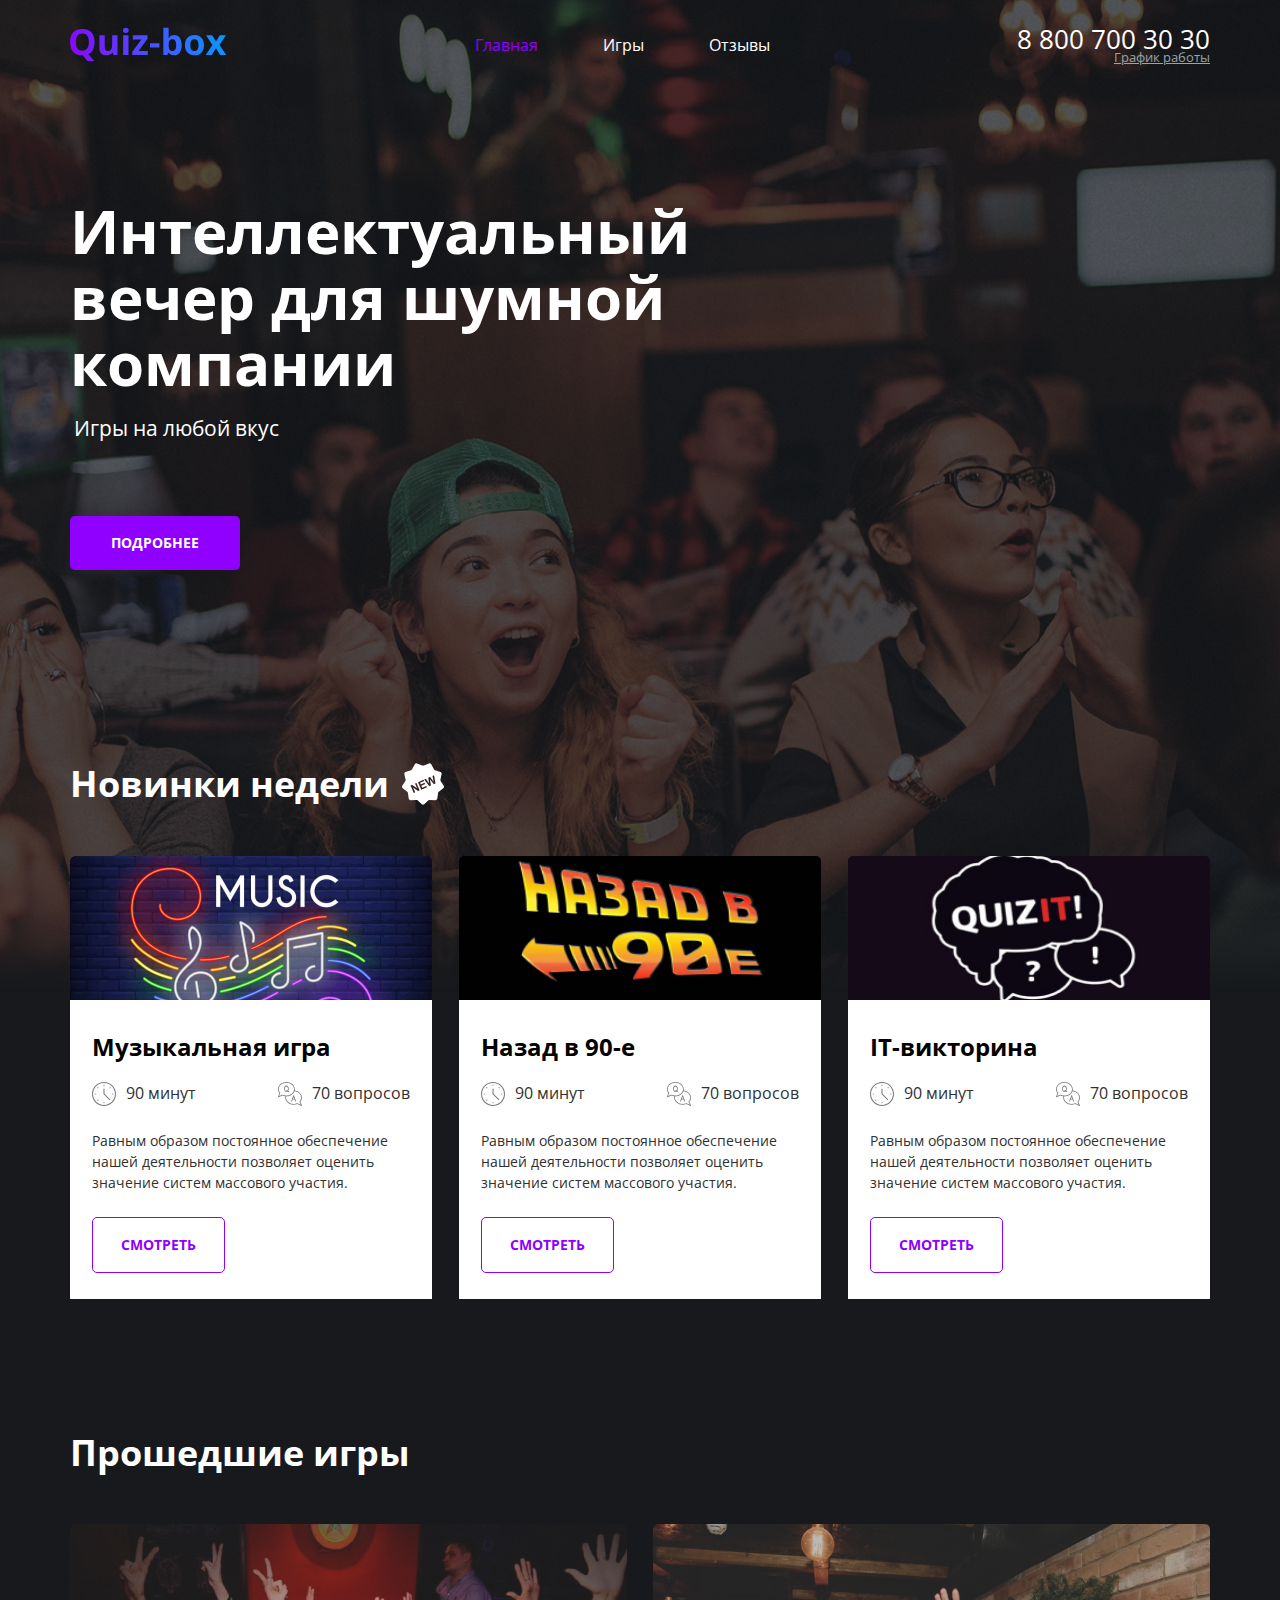
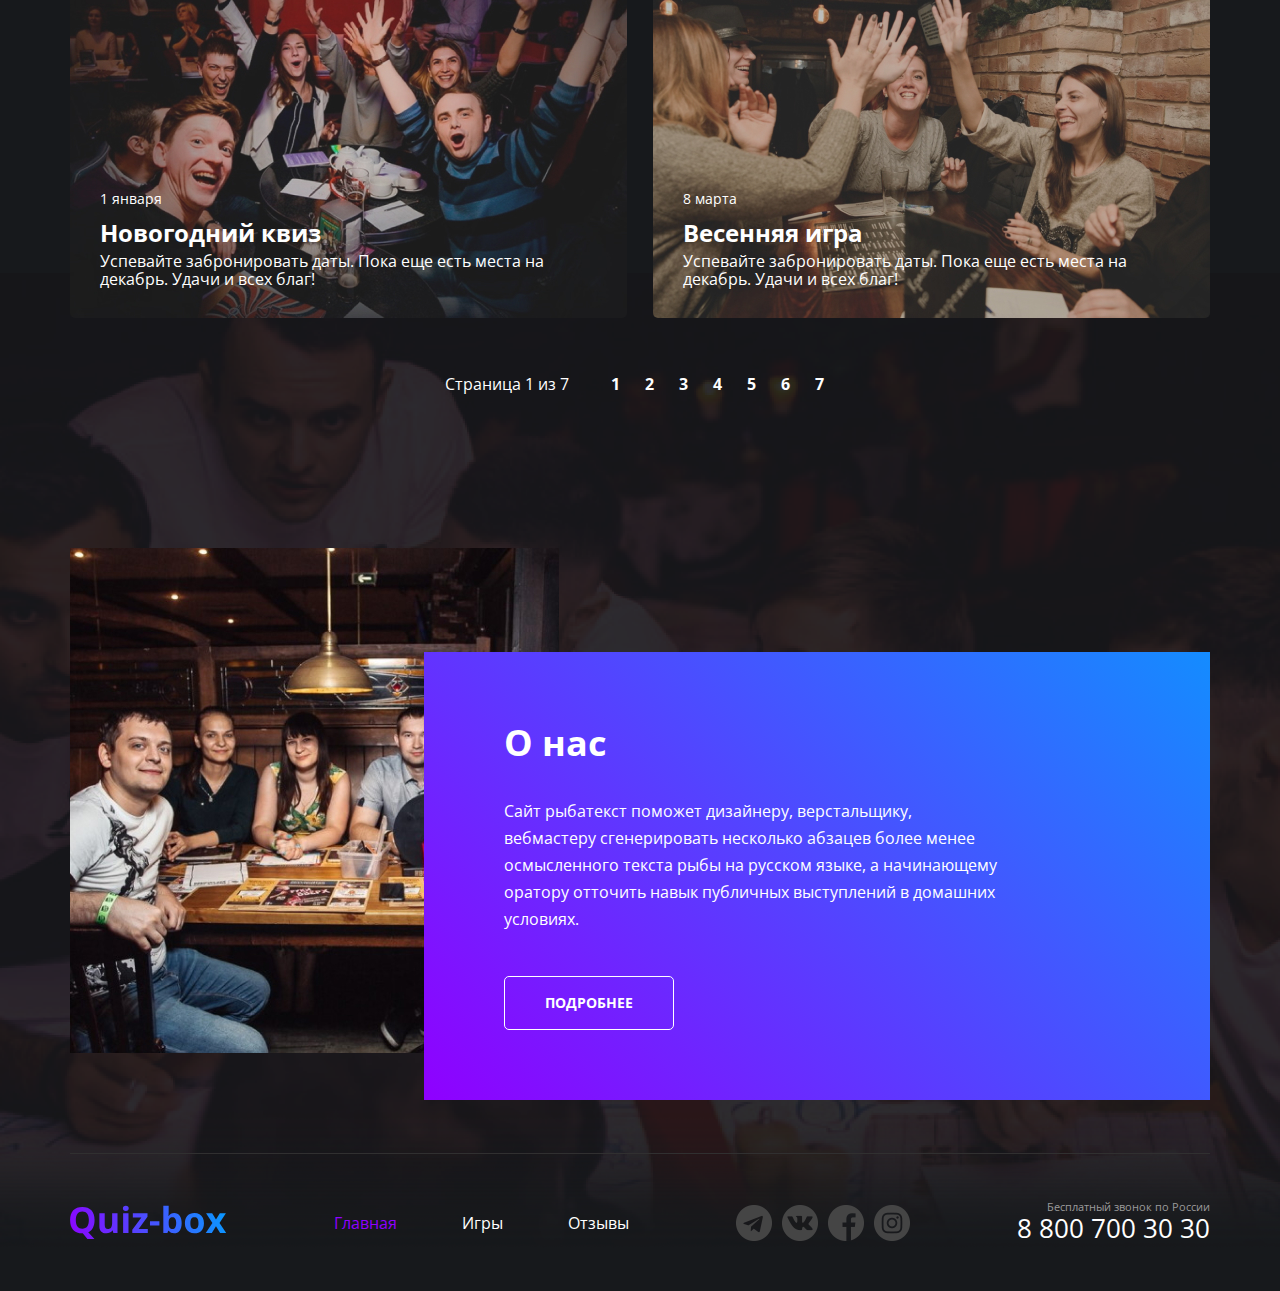
<file: index.html>
<!DOCTYPE html>
<html lang="ru">
  <head>
    <meta charset="UTF-8" />
    <meta name="viewport" content="width=device-width, initial-scale=1.0" />
    <title>Quiz box :: Главная</title>
    <link rel="stylesheet" href="styles/main.css" />
  </head>

  <body id="body">
    <div class="wrapper wrapper-bg">
      <div class="container">
        <header class="main-header">
          <div class="main-header__top">
            <div class="logo">
              <a href="/" class="logo__link">
                <img
                  src="./images/logo/Quiz-box.svg"
                  alt="Quiz box - Logo"
                  class="logo__image"
                />
              </a>
            </div>
            <nav class="menu">
              <ul class="menu__items">
                <li class="menu__item--active">
                  <a href="index.html" class="menu__link">Главная</a>
                </li>
                <li class="menu__item">
                  <a href="games.html" class="menu__link">Игры</a>
                </li>
                <li class="menu__item">
                  <a href="reviews.html" class="menu__link">Отзывы</a>
                </li>
              </ul>
            </nav>
            <address class="contacts">
              <div class="contacts__phone">
                <a href="tel:88007003030" class="contacts__link"
                  >8 800 700 30 30</a
                >
              </div>
              <div class="schedule">
                <div class="schedule__text">График работы</div>
                <div class="schedule__info">
                  <div class="schedule__worktime">пн-вс: 09:00 - 20:00</div>
                  <div class="schedule__lunch">Обед: 14:00-14:30</div>
                </div>
              </div>
            </address>
          </div>
          <div class="main__header__bottom">
            <section class="common">
              <h1 class="common__header">
                Интеллектуальный вечер для шумной компании
              </h1>
              <p class="common__text">Игры на любой вкус</p>
              <button type="button" class="btn btn-primary">Подробнее</button>
            </section>
          </div>
        </header>
        <main class="main">
          <section class="new">
            <div class="section-header">
              <h2 class="section-header__title">Новинки недели</h2>
              <div class="section-header__image">
                <img
                  src="./images/icons/new.svg"
                  alt="New"
                  class="section-header__img"
                />
              </div>
            </div>
            <div class="new__container">
              <ul class="new__cards">
                <li class="announce-card">
                  <div class="announce-card__container">
                    <div class="announce-card__image">
                      <img
                        src="images/content/new-1.png"
                        class="announce-card__img"
                        alt="Картинка в карточке"
                      />
                    </div>
                    <div class="announce-card__content">
                      <h3 class="announce-card__header">Музыкальная игра</h3>
                      <div class="announce-card__options">
                        <div class="announce-card__info">
                          <img
                            src="images/icons/time.svg"
                            alt="icon"
                            class="announce-card__icon"
                          />
                          <span class="announce-card__secondary">90 минут</span>
                        </div>
                        <div class="announce-card__info">
                          <img
                            src="images/icons/questions.svg"
                            alt="icon"
                            class="announce-card__icon"
                          />
                          <span class="announce-card__secondary"
                            >70 вопросов</span
                          >
                        </div>
                      </div>
                      <div class="announce-card__description">
                        Равным образом постоянное обеспечение нашей деятельности
                        позволяет оценить значение систем массового участия.
                      </div>
                      <div class="announce-card__footer">
                        <button type="button" class="btn btn-secondary">
                          Смотреть
                        </button>
                      </div>
                    </div>
                  </div>
                </li>
                <li class="announce-card">
                  <div class="announce-card__container">
                    <div class="announce-card__image">
                      <img
                        src="images/content/new-2.png"
                        class="announce-card__img"
                        alt="Картинка в карточке"
                      />
                    </div>
                    <div class="announce-card__content">
                      <h3 class="announce-card__header">Назад в 90-е</h3>
                      <div class="announce-card__options">
                        <div class="announce-card__info">
                          <img
                            src="images/icons/time.svg"
                            alt="icon"
                            class="announce-card__icon"
                          />
                          <span class="announce-card__secondary">90 минут</span>
                        </div>
                        <div class="announce-card__info">
                          <img
                            src="images/icons/questions.svg"
                            alt="icon"
                            class="announce-card__icon"
                          />
                          <span class="announce-card__secondary"
                            >70 вопросов</span
                          >
                        </div>
                      </div>
                      <div class="announce-card__description">
                        Равным образом постоянное обеспечение нашей деятельности
                        позволяет оценить значение систем массового участия.
                      </div>
                      <div class="announce-card__footer">
                        <button type="button" class="btn btn-secondary">
                          Смотреть
                        </button>
                      </div>
                    </div>
                  </div>
                </li>
                <li class="announce-card">
                  <div class="announce-card__container">
                    <div class="announce-card__image">
                      <img
                        src="images/content/new-3.png"
                        class="announce-card__img"
                        alt="Картинка в карточке"
                      />
                    </div>
                    <div class="announce-card__content">
                      <h3 class="announce-card__header">IT-викторина</h3>
                      <div class="announce-card__options">
                        <div class="announce-card__info">
                          <img
                            src="images/icons/time.svg"
                            alt="icon"
                            class="announce-card__icon"
                          />
                          <span class="announce-card__secondary">90 минут</span>
                        </div>
                        <div class="announce-card__info">
                          <img
                            src="images/icons/questions.svg"
                            alt="icon"
                            class="announce-card__icon"
                          />
                          <span class="announce-card__secondary"
                            >70 вопросов</span
                          >
                        </div>
                      </div>
                      <div class="announce-card__description">
                        Равным образом постоянное обеспечение нашей деятельности
                        позволяет оценить значение систем массового участия.
                      </div>
                      <div class="announce-card__footer">
                        <button type="button" class="btn btn-secondary">
                          Смотреть
                        </button>
                      </div>
                    </div>
                  </div>
                </li>
              </ul>
            </div>
          </section>
          <section class="last" style="margin-bottom: 148px">
            <div class="section-header">
              <h2 class="section-header__title">Прошедшие игры</h2>
            </div>
            <div class="cards">
              <ul class="cards__list">
                <li class="past-card">
                  <div class="past-card__image">
                    <img
                      src="images/content/last-1.jpg"
                      class="past-card__img"
                      alt="Картинка Новогодний квиз"
                    />
                  </div>
                  <div class="past-card__container">
                    <div class="past-card__content">
                      <time class="past-card__date" datetime="2023-01-01"
                        >1 января</time
                      >
                      <p class="past-card__header">Новогодний квиз</p>
                      <div class="past-card__description">
                        Успевайте забронировать даты. Пока еще есть места на
                        декабрь. Удачи и всех благ!
                      </div>
                    </div>
                  </div>
                </li>
                <li class="past-card">
                  <div class="past-card__image">
                    <img
                      src="images/content/last-2.jpg"
                      class="past-card__img"
                      alt="Картинка Новогодний квиз"
                    />
                  </div>
                  <div class="past-card__container">
                    <div class="past-card__content">
                      <time class="past-card__date" datetime="2023-03-08"
                        >8 марта</time
                      >
                      <p class="past-card__header">Весенняя игра</p>
                      <div class="past-card__description">
                        Успевайте забронировать даты. Пока еще есть места на
                        декабрь. Удачи и всех благ!
                      </div>
                    </div>
                  </div>
                </li>
              </ul>
              <div class="pagination">
                <div class="pagination__text">
                  Страница <span class="pagination__first-page">1</span> из
                  <span class="pagination__last-page">7</span>
                </div>
                <ul class="pagination__list">
                  <li class="pagination__item">
                    <a href="#" class="pagination__link">1</a>
                  </li>
                  <li class="pagination__item">
                    <a href="#" class="pagination__link">2</a>
                  </li>
                  <li class="pagination__item">
                    <a href="#" class="pagination__link">3</a>
                  </li>
                  <li class="pagination__item">
                    <a href="#" class="pagination__link">4</a>
                  </li>
                  <li class="pagination__item">
                    <a href="#" class="pagination__link">5</a>
                  </li>
                  <li class="pagination__item">
                    <a href="#" class="pagination__link">6</a>
                  </li>
                  <li class="pagination__item">
                    <a href="#" class="pagination__link">7</a>
                  </li>
                </ul>
              </div>
            </div>
          </section>
          <section class="about">
            <div class="about__container">
              <div class="about__block">
                <h2 class="about__header">О нас</h2>
                <div class="about__text">
                  Сайт рыбатекст поможет дизайнеру, верстальщику, вебмастеру
                  сгенерировать несколько абзацев более менее осмысленного
                  текста рыбы на русском языке, а начинающему оратору отточить
                  навык публичных выступлений в домашних условиях.
                </div>
                <button type="btn" class="btn btn-white">Подробнее</button>
              </div>
            </div>
          </section>
        </main>
        <footer class="main-footer">
          <div class="logo">
            <img
              src="images/logo/Quiz-box.svg"
              alt="Quiz box"
              class="logo__image"
            />
          </div>
          <nav class="menu">
            <ul class="menu__items">
              <li class="menu__item menu__item--active">
                <a href="index.html" class="menu__link">Главная</a>
              </li>
              <li class="menu__item">
                <a href="games.html" class="menu__link">Игры</a>
              </li>
              <li class="menu__item">
                <a href="reviews.html" class="menu__link">Отзывы</a>
              </li>
            </ul>
          </nav>
          <div class="social">
            <ul class="social__items">
              <li class="social__item">
                <a href="#" class="social__link social__link--tg">tg</a>
              </li>
              <li class="social__item">
                <a href="#" class="social__link social__link--vk">vk</a>
              </li>
              <li class="social__item">
                <a href="#" class="social__link social__link--fb">fb</a>
              </li>
              <li class="social__item">
                <a href="#" class="social__link social__link--ig">ig</a>
              </li>
            </ul>
          </div>
          <div class="contacts">
            <div class="contacts__description">Бесплатный звонок по России</div>
            <div class="contacts__phone">
              <a href="tel:88007003030" class="contacts__link"
                >8 800 700 30 30</a
              >
            </div>
          </div>
        </footer>
      </div>
    </div>
  </body>
</html>
</file>
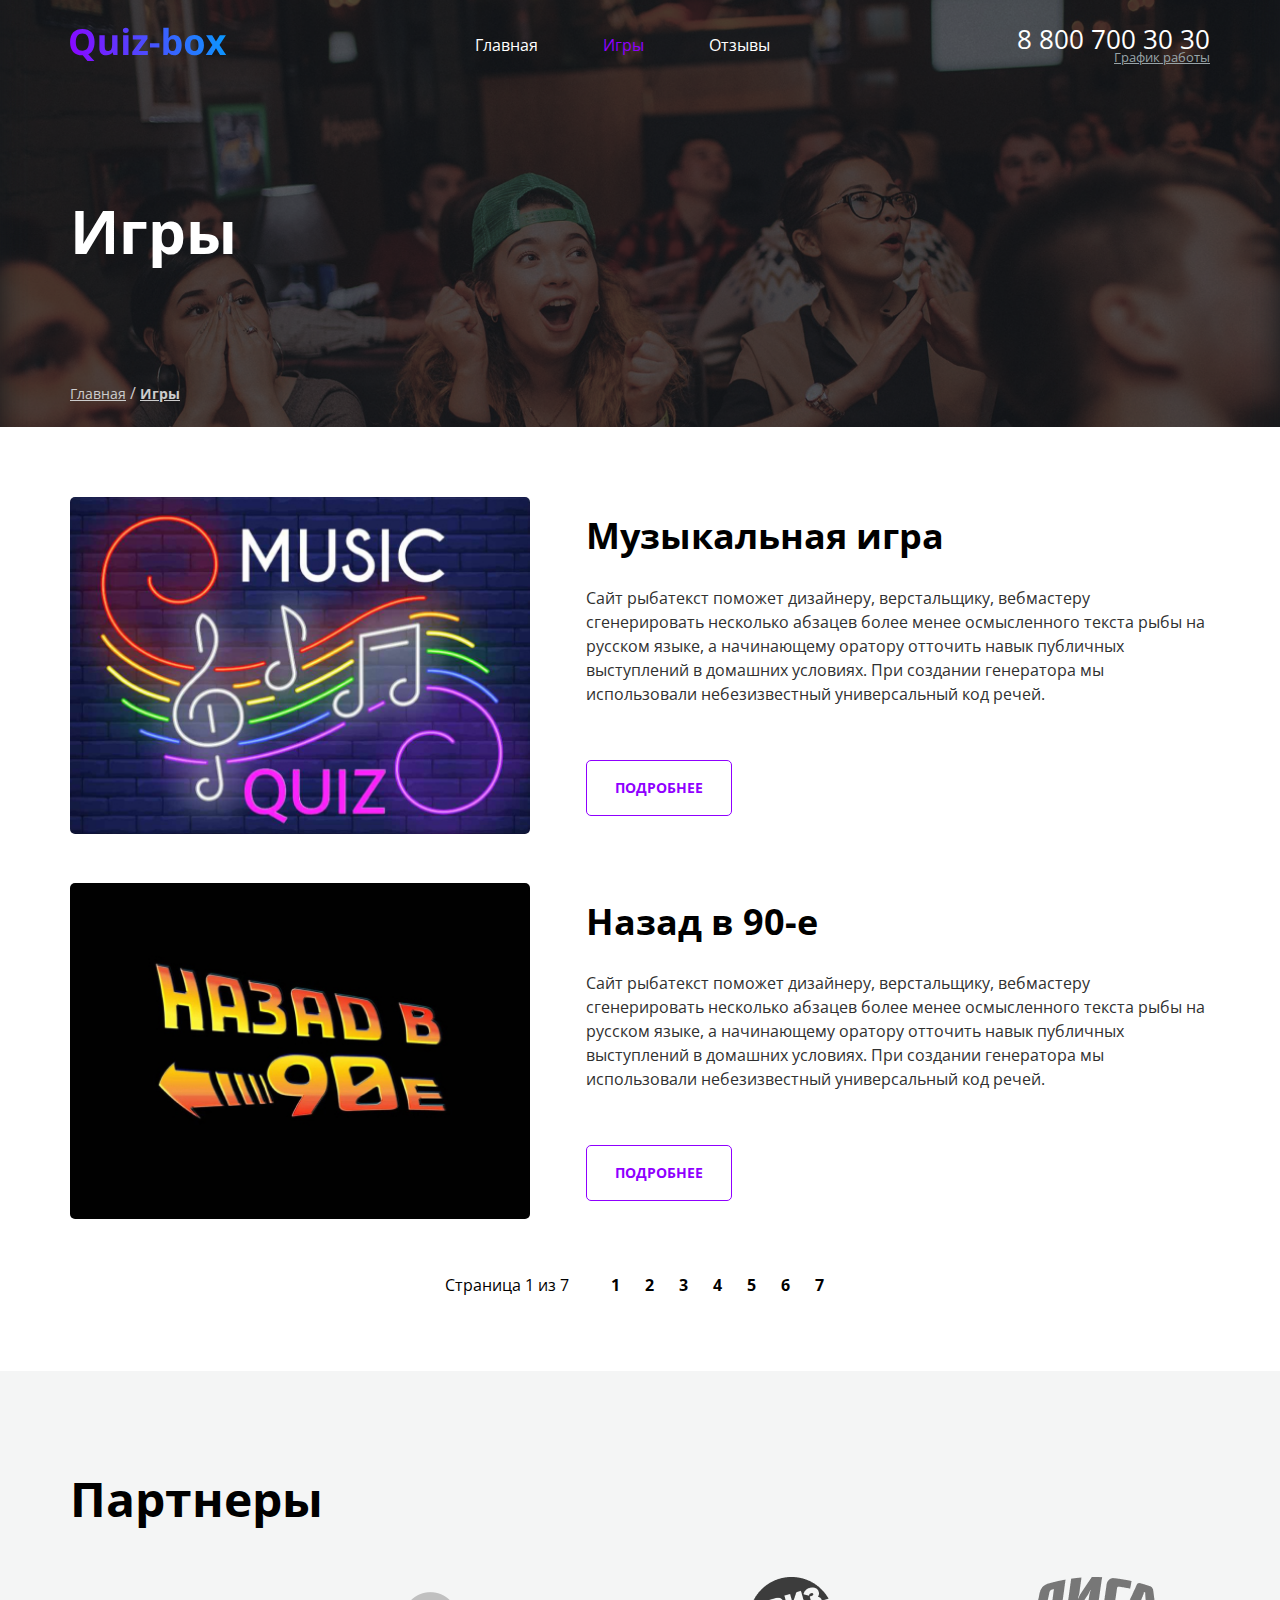
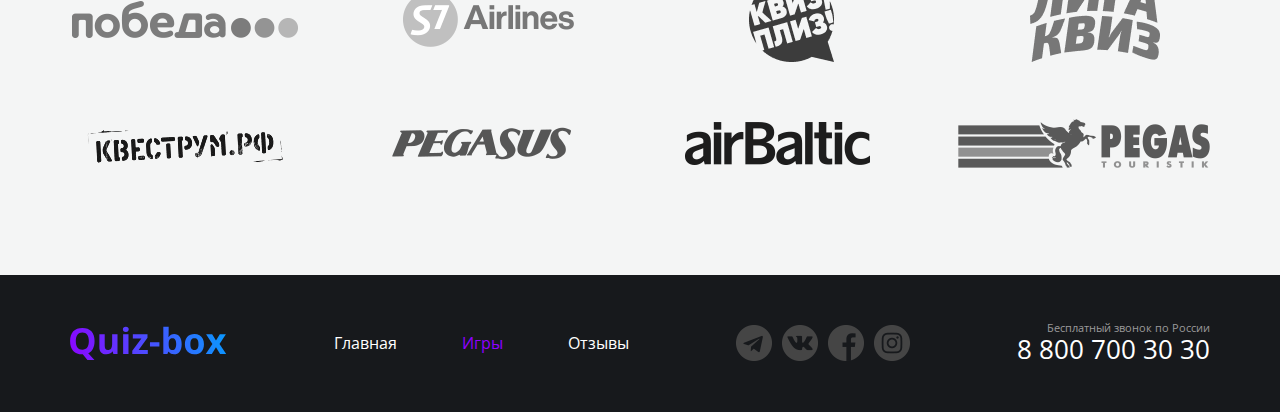
<file: games.html>
<!DOCTYPE html>
<html lang="ru">
  <head>
    <meta charset="UTF-8" />
    <meta name="viewport" content="width=device-width, initial-scale=1.0" />
    <title>Quiz box :: Игры</title>
    <link rel="stylesheet" href="styles/main.css" />
  </head>

  <body id="body">
    <div class="wrapper">
      <header class="main-header main-header--dark-bg">
        <div class="container">
          <div class="main-header__top">
            <div class="logo">
              <a href="/" class="logo__link">
                <img
                  src="./images/logo/Quiz-box.svg"
                  alt="Quiz box - Logo"
                  class="logo__image"
                />
              </a>
            </div>
            <nav class="menu">
              <ul class="menu__items">
                <li class="menu__item">
                  <a href="index.html" class="menu__link">Главная</a>
                </li>
                <li class="menu__item menu__item--active">
                  <a href="games.html" class="menu__link">Игры</a>
                </li>
                <li class="menu__item">
                  <a href="reviews.html" class="menu__link">Отзывы</a>
                </li>
              </ul>
            </nav>
            <address class="contacts">
              <div class="contacts__phone">
                <a href="tel:88007003030" class="contacts__link"
                  >8 800 700 30 30</a
                >
              </div>
              <div class="schedule">
                <div class="schedule__text">График работы</div>
                <div class="schedule__info">
                  <div class="schedule__worktime">пн-вс: 09:00 - 20:00</div>
                  <div class="schedule__lunch">Обед: 14:00-14:30</div>
                </div>
              </div>
            </address>
          </div>
          <div class="main-header__bottom">
            <h1 class="main-header__text">Игры</h1>
          </div>
          <div class="breadcrumbs">
            <ul class="breadcrumbs__links">
              <li class="breadcrumbs__link">
                <a href="index.html" class="breadcrumbs__ref">Главная</a>
              </li>
              <li class="breadcrumbs__link breadcrumbs__link--active">
                <a href="games.html" class="breadcrumbs__ref">Игры</a>
              </li>
            </ul>
          </div>
        </div>
      </header>
      <main class="main bg-white">
        <section class="games">
          <div class="container">
            <ul class="games__list">
              <li class="game-card">
                <div class="game-card__image">
                  <img
                    src="images/content/music-quiz.jpg"
                    class="game-card__img"
                    alt="Картинка в карточке"
                  />
                </div>
                <div class="game-card__content">
                  <h3 class="game-card__header">Музыкальная игра</h3>
                  <div class="game-card__description">
                    Сайт рыбатекст поможет дизайнеру, верстальщику, вебмастеру
                    сгенерировать несколько абзацев более менее осмысленного
                    текста рыбы на русском языке, а начинающему оратору отточить
                    навык публичных выступлений в домашних условиях. При
                    создании генератора мы использовали небезизвестный
                    универсальный код речей.
                  </div>
                  <div class="game-card__footer">
                    <button type="button" class="btn btn-secondary">
                      Подробнее
                    </button>
                  </div>
                </div>
              </li>
              <li class="game-card">
                <div class="game-card__image">
                  <img
                    src="images/content/back-to-90.jpg"
                    class="game-card__img"
                    alt="Картинка в карточке"
                  />
                </div>
                <div class="game-card__content">
                  <h3 class="game-card__header">Назад в 90-е</h3>
                  <div class="game-card__description">
                    Сайт рыбатекст поможет дизайнеру, верстальщику, вебмастеру
                    сгенерировать несколько абзацев более менее осмысленного
                    текста рыбы на русском языке, а начинающему оратору отточить
                    навык публичных выступлений в домашних условиях. При
                    создании генератора мы использовали небезизвестный
                    универсальный код речей.
                  </div>
                  <div class="game-card__footer">
                    <button type="button" class="btn btn-secondary">
                      Подробнее
                    </button>
                  </div>
                </div>
              </li>
            </ul>
            <div class="pagination pagination--black">
              <div class="pagination__text">
                Страница <span class="pagination__first-page">1</span> из
                <span class="pagination__last-page">7</span>
              </div>
              <ul class="pagination__list">
                <li class="pagination__item">
                  <a href="#" class="pagination__link">1</a>
                </li>
                <li class="pagination__item">
                  <a href="#" class="pagination__link">2</a>
                </li>
                <li class="pagination__item">
                  <a href="#" class="pagination__link">3</a>
                </li>
                <li class="pagination__item">
                  <a href="#" class="pagination__link">4</a>
                </li>
                <li class="pagination__item">
                  <a href="#" class="pagination__link">5</a>
                </li>
                <li class="pagination__item">
                  <a href="#" class="pagination__link">6</a>
                </li>
                <li class="pagination__item">
                  <a href="#" class="pagination__link">7</a>
                </li>
              </ul>
            </div>
          </div>
        </section>
        <section class="partners">
          <div class="container">
            <div class="section-header section-header--large">
              <h2 class="section-header__title">Партнеры</h2>
            </div>
            <ul class="partners__list">
              <li class="partners__image">
                <a href="#" class="partners__link">
                  <img
                    src="images/logos/partners/pobeda.png"
                    alt="pobeda image"
                    class="partners__img"
                  />
                </a>
              </li>
              <li class="partners__image">
                <a href="#" class="partners__link">
                  <img
                    src="images/logos/partners/s7.png"
                    alt="s7 image"
                    class="partners__img"
                  />
                </a>
              </li>
              <li class="partners__image">
                <a href="#" class="partners__link">
                  <img
                    src="images/logos/partners/quiz-please.png"
                    alt="quiz-please image"
                    class="partners__img"
                  />
                </a>
              </li>
              <li class="partners__image">
                <a href="#" class="partners__link">
                  <img
                    src="images/logos/partners/ligue-quiz.png"
                    alt="ligue-quiz image"
                    class="partners__img"
                  />
                </a>
              </li>
              <li class="partners__image">
                <a href="#" class="partners__link">
                  <img
                    src="images/logos/partners/questroom.png"
                    alt="questroom image"
                    class="partners__img"
                  />
                </a>
              </li>
              <li class="partners__image">
                <a href="#" class="partners__link">
                  <img
                    src="images/logos/partners/pegasus.png"
                    alt="pegasus image"
                    class="partners__img"
                  />
                </a>
              </li>
              <li class="partners__image">
                <a href="#" class="partners__link">
                  <img
                    src="images/logos/partners/airbaltic.png"
                    alt="airbaltic image"
                    class="partners__img"
                  />
                </a>
              </li>
              <li class="partners__image">
                <a href="#" class="partners__link">
                  <img
                    src="images/logos/partners/pegas.png"
                    alt="pegas image"
                    class="partners__img"
                  />
                </a>
              </li>
            </ul>
          </div>
        </section>
      </main>
      <footer class="main-footer main-footer--dark-bg">
        <div class="container">
          <div class="logo">
            <img
              src="images/logo/Quiz-box.svg"
              alt="Quiz box"
              class="logo__image"
            />
          </div>
          <nav class="menu">
            <ul class="menu__items">
              <li class="menu__item">
                <a href="index.html" class="menu__link">Главная</a>
              </li>
              <li class="menu__item">
                <a href="games.html" class="menu__link menu__item--active"
                  >Игры</a
                >
              </li>
              <li class="menu__item">
                <a href="reviews.html" class="menu__link">Отзывы</a>
              </li>
            </ul>
          </nav>
          <div class="social">
            <ul class="social__items">
              <li class="social__item">
                <a href="#" class="social__link social__link--tg">tg</a>
              </li>
              <li class="social__item">
                <a href="#" class="social__link social__link--vk">vk</a>
              </li>
              <li class="social__item">
                <a href="#" class="social__link social__link--fb">fb</a>
              </li>
              <li class="social__item">
                <a href="#" class="social__link social__link--ig">ig</a>
              </li>
            </ul>
          </div>
          <div class="contacts">
            <div class="contacts__description">Бесплатный звонок по России</div>
            <div class="contacts__phone">
              <a href="tel:88007003030" class="contacts__link"
                >8 800 700 30 30</a
              >
            </div>
          </div>
        </div>
      </footer>
    </div>
  </body>
</html>
</file>
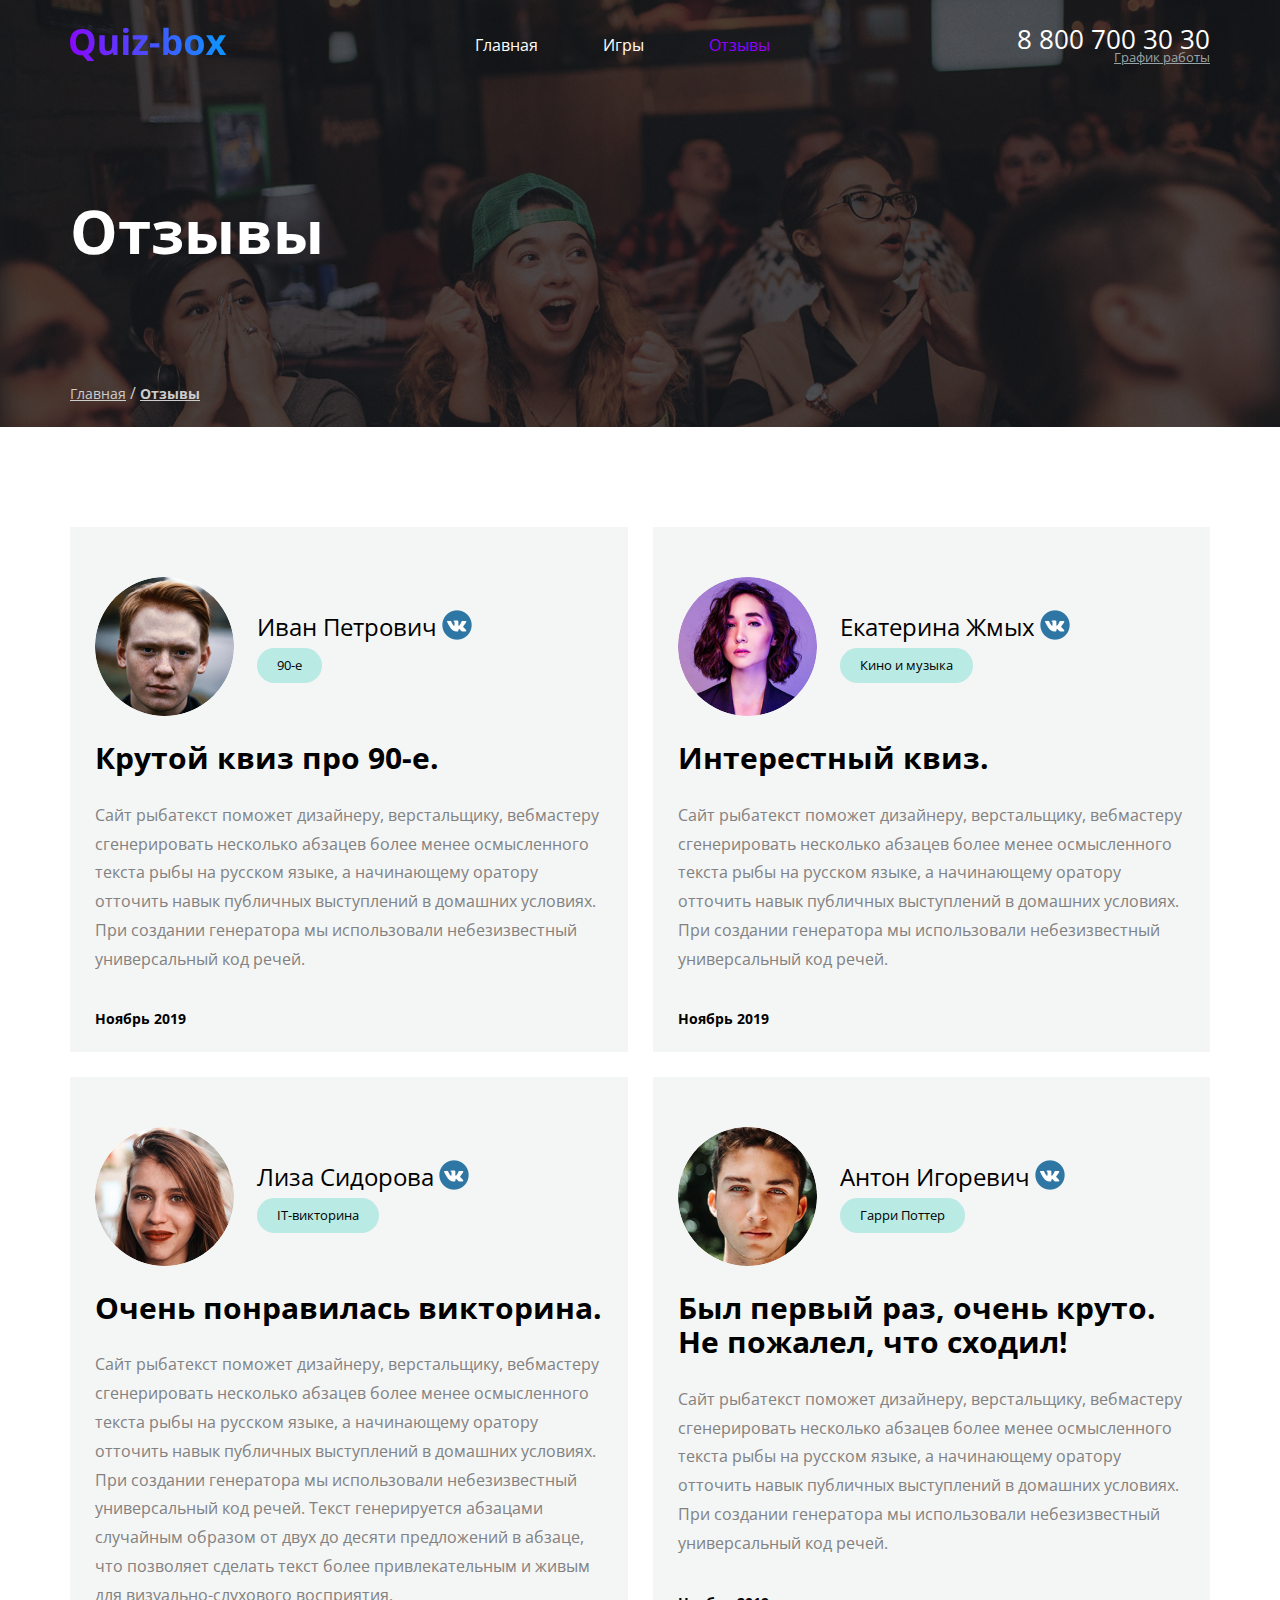
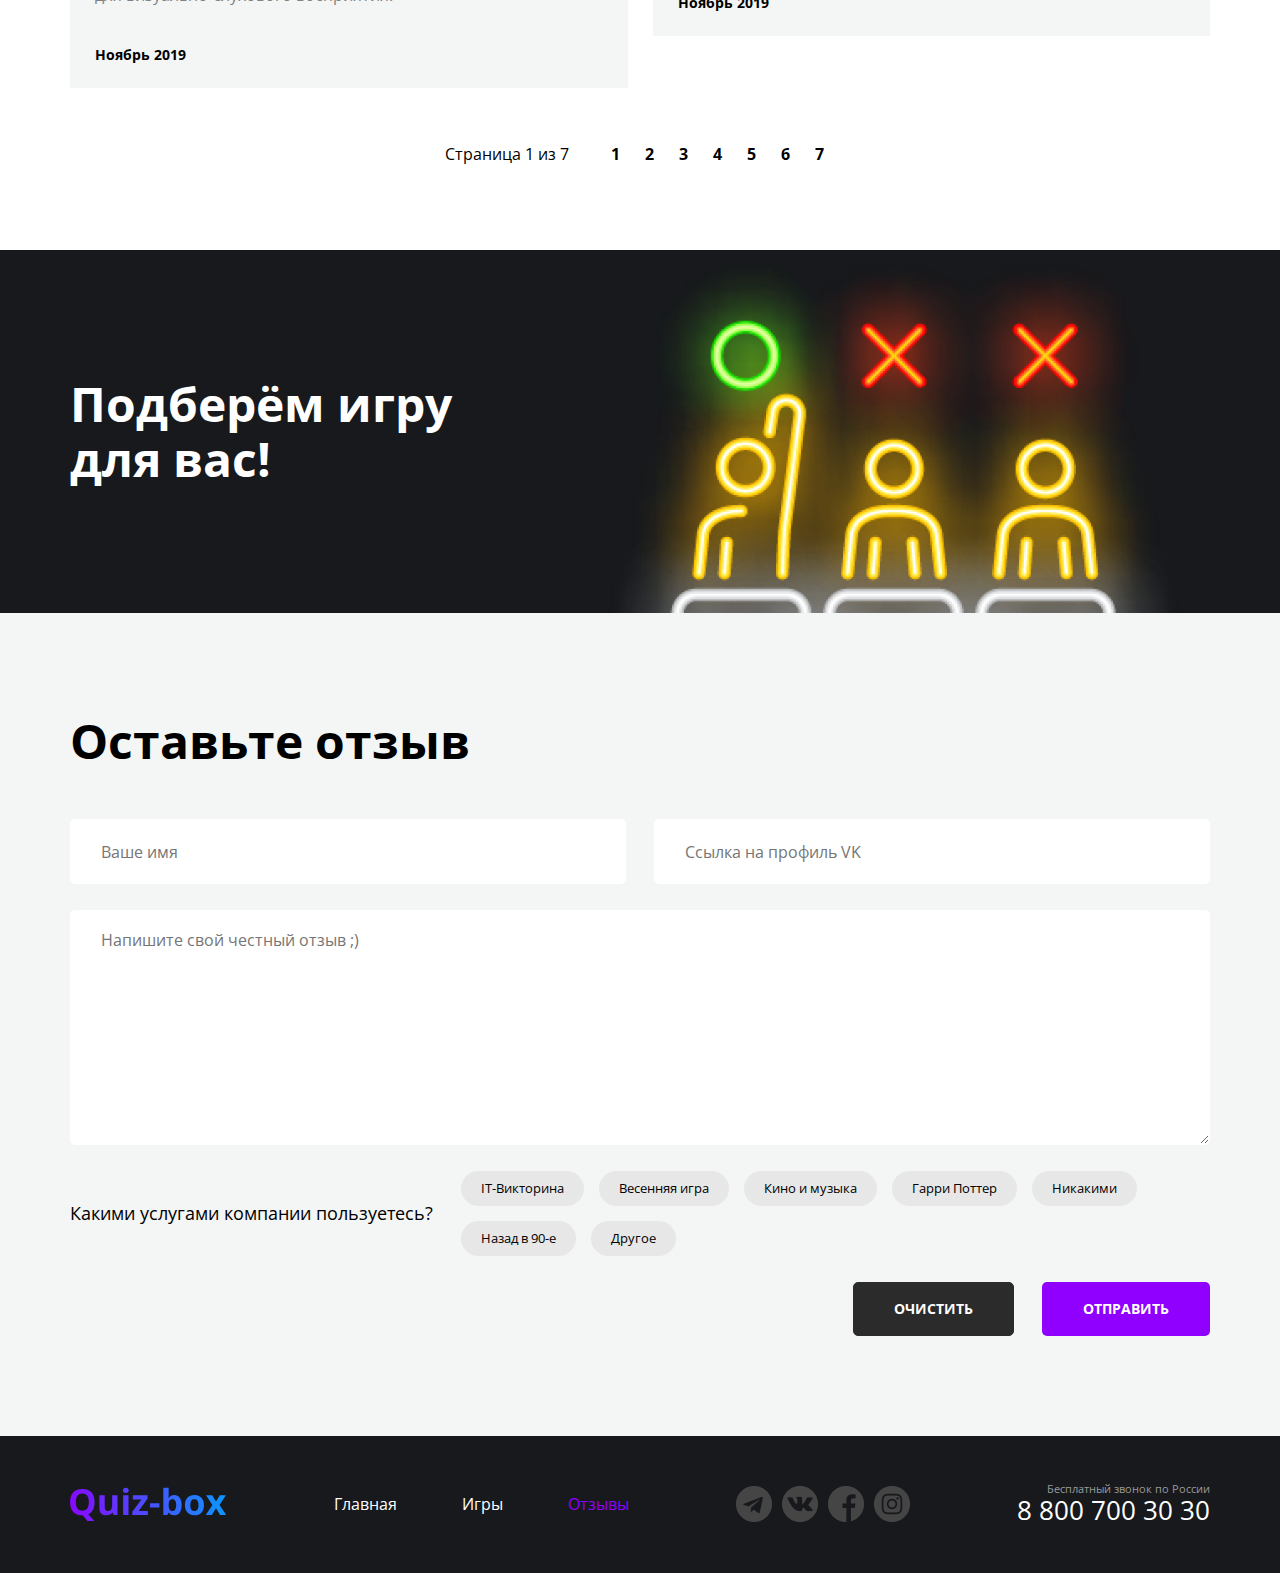
<file: reviews.html>
<!DOCTYPE html>
<html lang="ru">
  <head>
    <meta charset="UTF-8" />
    <meta name="viewport" content="width=device-width, initial-scale=1.0" />
    <title>Quiz box :: Отзывы</title>
    <link rel="stylesheet" href="styles/main.css" />
  </head>

  <body id="body" class="clear-bg">
    <div class="wrapper">
      <header class="main-header main-header--dark-bg">
        <div class="container">
          <div class="main-header__top">
            <div class="logo">
              <a href="/" class="logo__link">
                <img
                  src="./images/logo/Quiz-box.svg"
                  alt="Quiz box - Logo"
                  class="logo__image"
                />
              </a>
            </div>
            <nav class="menu">
              <ul class="menu__items">
                <li class="menu__item">
                  <a href="index.html" class="menu__link">Главная</a>
                </li>
                <li class="menu__item">
                  <a href="games.html" class="menu__link">Игры</a>
                </li>
                <li class="menu__item">
                  <a href="reviews.html" class="menu__link menu__item--active"
                    >Отзывы</a
                  >
                </li>
              </ul>
            </nav>
            <address class="contacts">
              <div class="contacts__phone">
                <a href="tel:88007003030" class="contacts__link"
                  >8 800 700 30 30</a
                >
              </div>
              <div class="schedule">
                <div class="schedule__text">График работы</div>
                <div class="schedule__info">
                  <div class="schedule__worktime">пн-вс: 09:00 - 20:00</div>
                  <div class="schedule__lunch">Обед: 14:00-14:30</div>
                </div>
              </div>
            </address>
          </div>
          <div class="main-header__bottom">
            <h1 class="main-header__text">Отзывы</h1>
          </div>
          <div class="breadcrumbs">
            <ul class="breadcrumbs__links">
              <li class="breadcrumbs__link">
                <a href="index.html" class="breadcrumbs__ref">Главная</a>
              </li>
              <li class="breadcrumbs__link breadcrumbs__link--active">
                <a href="games.html" class="breadcrumbs__ref">Отзывы</a>
              </li>
            </ul>
          </div>
        </div>
      </header>
      <main class="main bg-white">
        <section class="reviews">
          <div class="container">
            <ul class="reviews__list">
              <li class="review-card">
                <div class="review-card__user">
                  <div class="review-card__avatar">
                    <img
                      src="images/users/ivan.jpg"
                      alt="Иван Петрович"
                      class="review-card__img"
                    />
                  </div>
                  <div class="review-card__info">
                    <div class="review-card__name">
                      <a href="" class="review__card__link">Иван Петрович</a>
                      <div class="review-card__social">
                        <img
                          src="images/icons/social/vk-blue.png"
                          alt="VK"
                          class="review-card__img"
                        />
                      </div>
                    </div>
                    <div class="review-card__additional">
                      <div class="chips chips--active">90-е</div>
                    </div>
                  </div>
                </div>
                <div class="review-card__header">Крутой квиз про 90-е.</div>
                <p class="review-card__review">
                  Сайт рыбатекст поможет дизайнеру, верстальщику, вебмастеру
                  сгенерировать несколько абзацев более менее осмысленного
                  текста рыбы на русском языке, а начинающему оратору отточить
                  навык публичных выступлений в домашних условиях. При создании
                  генератора мы использовали небезизвестный универсальный код
                  речей.
                </p>
                <time class="review-card__date">Ноябрь 2019</time>
              </li>
              <li class="review-card">
                <div class="review-card__user">
                  <div class="review-card__avatar">
                    <img
                      src="images/users/kiza.jpg"
                      alt="Лиза Сидорова"
                      class="review-card__img"
                    />
                  </div>
                  <div class="review-card__info">
                    <div class="review-card__name">
                      <a href="" class="review__card__link">Лиза Сидорова</a>
                      <div class="review-card__social">
                        <img
                          src="images/icons/social/vk-blue.png"
                          alt="VK"
                          class="review-card__img"
                        />
                      </div>
                    </div>
                    <div class="review-card__additional">
                      <div class="chips chips--active">IT-викторина</div>
                    </div>
                  </div>
                </div>
                <div class="review-card__header">
                  Очень понравилась викторина.
                </div>
                <p class="review-card__review">
                  Сайт рыбатекст поможет дизайнеру, верстальщику, вебмастеру
                  сгенерировать несколько абзацев более менее осмысленного
                  текста рыбы на русском языке, а начинающему оратору отточить
                  навык публичных выступлений в домашних условиях. При создании
                  генератора мы использовали небезизвестный универсальный код
                  речей. Текст генерируется абзацами случайным образом от двух
                  до десяти предложений в абзаце, что позволяет сделать текст
                  более привлекательным и живым для визуально-слухового
                  восприятия.
                </p>
                <time class="review-card__date">Ноябрь 2019</time>
              </li>
              <li class="review-card">
                <div class="review-card__user">
                  <div class="review-card__avatar">
                    <img
                      src="images/users/ekaterina.jpg"
                      alt="Екатерина Жмых"
                      class="review-card__img"
                    />
                  </div>
                  <div class="review-card__info">
                    <div class="review-card__name">
                      <a href="" class="review__card__link">Екатерина Жмых</a>
                      <div class="review-card__social">
                        <img
                          src="images/icons/social/vk-blue.png"
                          alt="VK"
                          class="review-card__img"
                        />
                      </div>
                    </div>
                    <div class="review-card__additional">
                      <div class="chips chips--active">Кино и музыка</div>
                    </div>
                  </div>
                </div>
                <div class="review-card__header">Интерестный квиз.</div>
                <p class="review-card__review">
                  Сайт рыбатекст поможет дизайнеру, верстальщику, вебмастеру
                  сгенерировать несколько абзацев более менее осмысленного
                  текста рыбы на русском языке, а начинающему оратору отточить
                  навык публичных выступлений в домашних условиях. При создании
                  генератора мы использовали небезизвестный универсальный код
                  речей.
                </p>
                <time class="review-card__date">Ноябрь 2019</time>
              </li>
              <li class="review-card">
                <div class="review-card__user">
                  <div class="review-card__avatar">
                    <img
                      src="images/users/anton.jpg"
                      alt="Антон Игоревич"
                      class="review-card__img"
                    />
                  </div>
                  <div class="review-card__info">
                    <div class="review-card__name">
                      <a href="" class="review__card__link">Антон Игоревич</a>
                      <div class="review-card__social">
                        <img
                          src="images/icons/social/vk-blue.png"
                          alt="VK"
                          class="review-card__img"
                        />
                      </div>
                    </div>
                    <div class="review-card__additional">
                      <div class="chips chips--active">Гарри Поттер</div>
                    </div>
                  </div>
                </div>
                <div class="review-card__header">
                  Был первый раз, очень круто. Не пожалел, что сходил!
                </div>
                <p class="review-card__review">
                  Сайт рыбатекст поможет дизайнеру, верстальщику, вебмастеру
                  сгенерировать несколько абзацев более менее осмысленного
                  текста рыбы на русском языке, а начинающему оратору отточить
                  навык публичных выступлений в домашних условиях. При создании
                  генератора мы использовали небезизвестный универсальный код
                  речей.
                </p>
                <time class="review-card__date">Ноябрь 2019</time>
              </li>
            </ul>
            <div class="pagination pagination--black">
              <div class="pagination__text">
                Страница <span class="pagination__first-page">1</span> из
                <span class="pagination__last-page">7</span>
              </div>
              <ul class="pagination__list">
                <li class="pagination__item">
                  <a href="#" class="pagination__link">1</a>
                </li>
                <li class="pagination__item">
                  <a href="#" class="pagination__link">2</a>
                </li>
                <li class="pagination__item">
                  <a href="#" class="pagination__link">3</a>
                </li>
                <li class="pagination__item">
                  <a href="#" class="pagination__link">4</a>
                </li>
                <li class="pagination__item">
                  <a href="#" class="pagination__link">5</a>
                </li>
                <li class="pagination__item">
                  <a href="#" class="pagination__link">6</a>
                </li>
                <li class="pagination__item">
                  <a href="#" class="pagination__link">7</a>
                </li>
              </ul>
            </div>
          </div>
        </section>
        <section class="banner">
          <div class="container">
            <p class="banner__text">Подберём игру для вас!</p>
            <div class="banner__image">
              <img
                src="images/content/select-game.png"
                alt="Подберем игру для вас!"
                class="banner__img"
              />
            </div>
          </div>
        </section>
        <section class="partners">
          <div class="container">
            <div class="section-header section-header--large">
              <h2 class="section-header__title">Оставьте отзыв</h2>
            </div>
            <form action="#" method="post" class="form">
              <div class="form__row">
                <input
                  type="text"
                  name="user-name"
                  class="form__input"
                  placeholder="Ваше имя"
                />
                <input
                  type="text"
                  name="user-vk"
                  class="form__input"
                  placeholder="Ссылка на профиль VK"
                />
              </div>
              <div class="form__row">
                <textarea
                  name="user-text"
                  class="form__input"
                  placeholder="Напишите свой честный отзыв ;)"
                ></textarea>
              </div>
              <div class="form__row">
                <p class="form__text">Какими услугами компании пользуетесь?</p>
                <ul class="chips-list">
                  <li class="chips-list__item">
                    <input type="checkbox" id="it" />
                    <label class="chips" for="it">IT-Викторина</label>
                  </li>
                  <li class="chips-list__item">
                    <input type="checkbox" id="spring" />
                    <label class="chips" for="spring">Весенняя игра</label>
                  </li>
                  <li class="chips-list__item">
                    <input type="checkbox" id="movies" />
                    <label class="chips" for="movies">Кино и музыка</label>
                  </li>
                  <li class="chips-list__item">
                    <input type="checkbox" id="harry" />
                    <label class="chips" for="harry">Гарри Поттер</label>
                  </li>
                  <li class="chips-list__item">
                    <input type="checkbox" id="nobody" />
                    <label class="chips" for="nobody">Никакими</label>
                  </li>
                  <li class="chips-list__item">
                    <input type="checkbox" id="back" />
                    <label class="chips" for="back">Назад в 90-е</label>
                  </li>
                  <li class="chips-list__item">
                    <input type="checkbox" id="other" />
                    <label class="chips" for="other">Другое</label>
                  </li>
                </ul>
              </div>
              <div class="form__row form__row--right">
                <button type="reset" class="btn btn-gray">Очистить</button>
                <button type="submit" class="btn btn-primary">Отправить</button>
              </div>
            </form>
          </div>
        </section>
      </main>
      <footer class="main-footer main-footer--dark-bg">
        <div class="container">
          <div class="logo">
            <img
              src="images/logo/Quiz-box.svg"
              alt="Quiz box"
              class="logo__image"
            />
          </div>
          <nav class="menu">
            <ul class="menu__items">
              <li class="menu__item">
                <a href="index.html" class="menu__link">Главная</a>
              </li>
              <li class="menu__item">
                <a href="games.html" class="menu__link">Игры</a>
              </li>
              <li class="menu__item">
                <a href="reviews.html" class="menu__link menu__item--active"
                  >Отзывы</a
                >
              </li>
            </ul>
          </nav>
          <div class="social">
            <ul class="social__items">
              <li class="social__item">
                <a href="#" class="social__link social__link--tg">tg</a>
              </li>
              <li class="social__item">
                <a href="#" class="social__link social__link--vk">vk</a>
              </li>
              <li class="social__item">
                <a href="#" class="social__link social__link--fb">fb</a>
              </li>
              <li class="social__item">
                <a href="#" class="social__link social__link--ig">ig</a>
              </li>
            </ul>
          </div>
          <div class="contacts">
            <div class="contacts__description">Бесплатный звонок по России</div>
            <div class="contacts__phone">
              <a href="tel:88007003030" class="contacts__link"
                >8 800 700 30 30</a
              >
            </div>
          </div>
        </div>
      </footer>
    </div>
  </body>
</html>
</file>
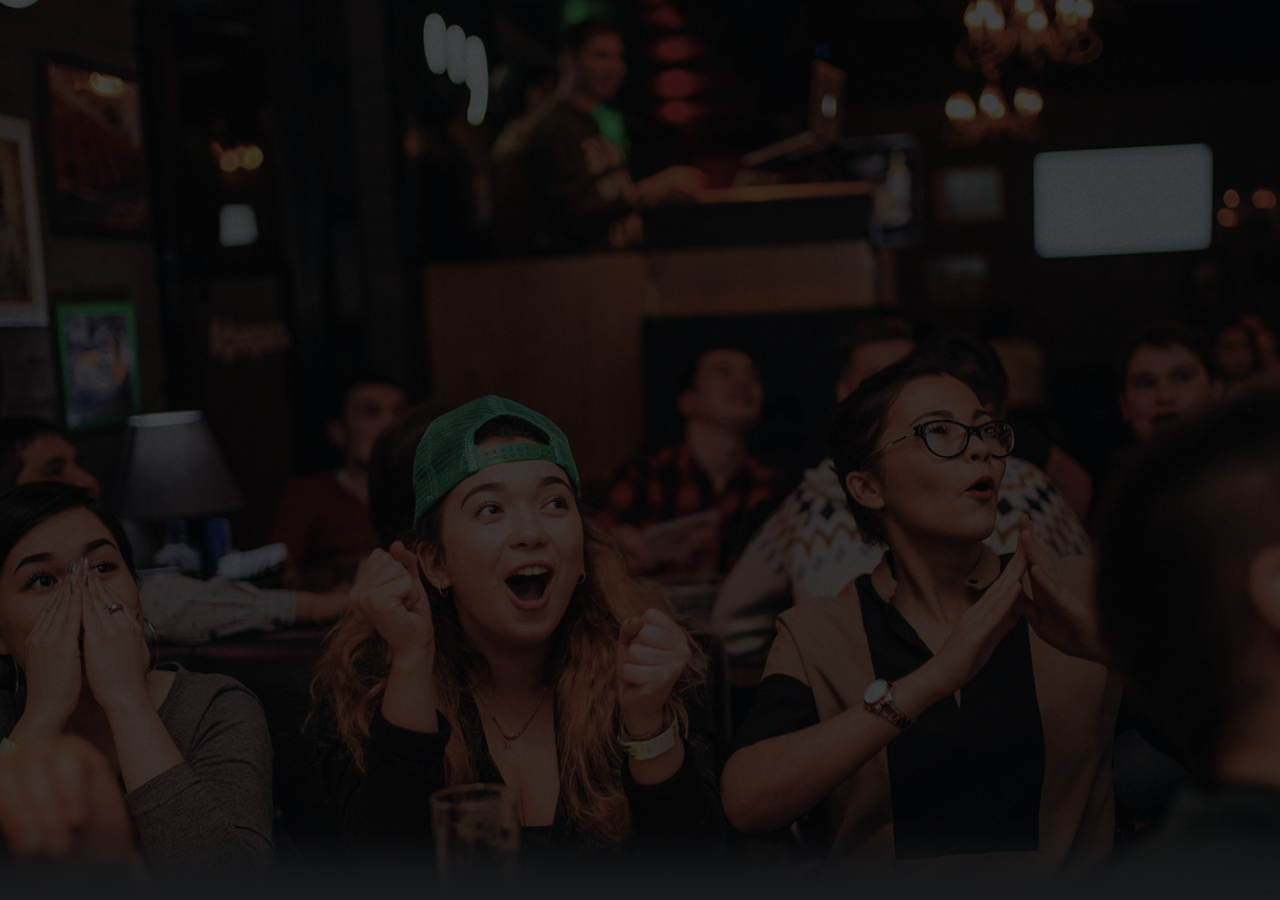
<file: welcome.html>
<!DOCTYPE html>
<html lang="ru" class="h-100">
  <head>
    <meta charset="UTF-8" />
    <meta name="viewport" content="width=device-width, initial-scale=1.0" />
    <title>Quiz box :: Добро пожаловать!</title>
    <link rel="stylesheet" href="styles/main.css" />
  </head>

  <body id="body" class="h-100">
    <div class="welcome h-100">
      <div class="welcome__container h-100">
        <div class="welcome__block">
          <div class="logo w-100">
            <a href="/" class="logo__link">
              <img
                src="./images/logo/Quiz-box.svg"
                alt="Quiz box - Logo"
                class="logo__image"
              />
            </a>
          </div>
          <div class="welcome__action">
            <a href="index.html" class="btn btn-link-primary">Войти</a>
          </div>
        </div>
      </div>
    </div>
  </body>
</html>
</file>
<file: styles/main.css>
/* Fonts */
@import url('https://fonts.googleapis.com/css2?family=Open+Sans:ital,wght@0,400;0,600;0,700;1,400&display=swap');

/* Layout */
@import url('./layout/normalize.css');
@import url('./layout/base.css');
@import url('./layout/btn.css');

/* Animations */
@import url('./animations/bounce.css');

/* Blocks */
@import url('./blocks/welcome.css');
@import url('./blocks/wrapper.css');
@import url('./blocks/main-header.css');
@import url('./blocks/logo.css');
@import url('./blocks/menu.css');
@import url('./blocks/contacts.css');
@import url('./blocks/schedule.css');
@import url('./blocks/breadcrumbs.css');
@import url('./blocks/section-header.css');
@import url('./blocks/common.css');
@import url('./blocks/new.css');
@import url('./blocks/announce-card.css');
@import url('./blocks/last.css');
@import url('./blocks/cards.css');
@import url('./blocks/past-card.css');
@import url('./blocks/pagination.css');
@import url('./blocks/about.css');
@import url('./blocks/main-footer.css');
@import url('./blocks/social.css');
@import url('./blocks/games.css');
@import url('./blocks/game-card.css');
@import url('./blocks/partners.css');
@import url('./blocks/banner.css');
@import url('./blocks/reviews.css');
@import url('./blocks/review-card.css');
@import url('./blocks/form.css');
@import url('./blocks/chips-list.css');
@import url('./blocks/chips.css');
</file>
